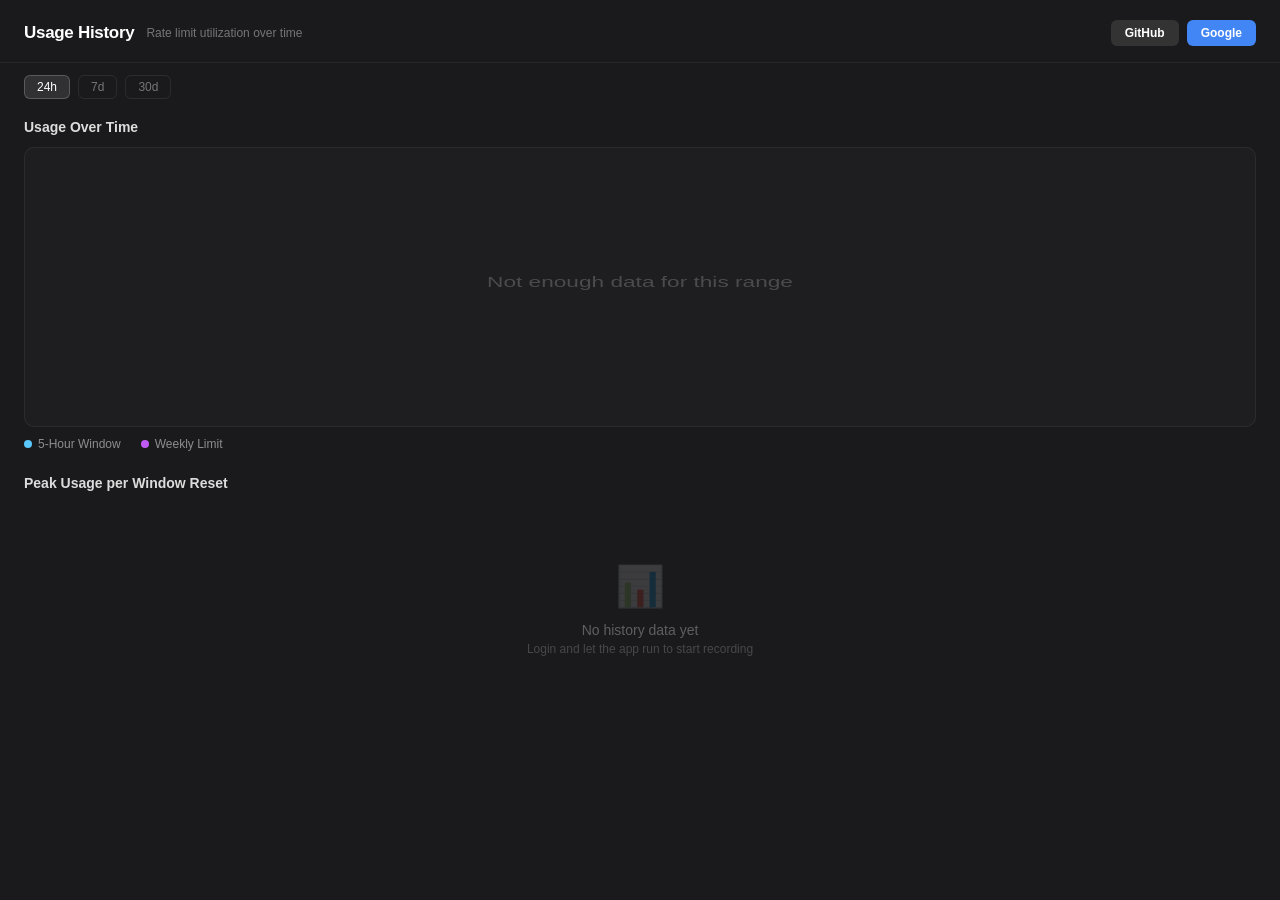
<file: src/dashboard.html>
<!DOCTYPE html>
<html>
<head>
<meta charset="utf-8">
<style>
  * { margin: 0; padding: 0; box-sizing: border-box; }

  body {
    font-family: -apple-system, BlinkMacSystemFont, "SF Pro Text", "Helvetica Neue", sans-serif;
    background: #1a1a1c;
    color: #fff;
    -webkit-user-select: none;
    user-select: none;
    overflow-x: hidden;
  }

  /* Header */
  .header {
    display: flex;
    align-items: center;
    justify-content: space-between;
    padding: 20px 24px 16px;
    border-bottom: 0.5px solid rgba(255,255,255,0.06);
  }

  .header-left {
    display: flex;
    align-items: center;
    gap: 12px;
  }

  .header-title {
    font-size: 17px;
    font-weight: 700;
    letter-spacing: -0.3px;
  }

  .header-sub {
    font-size: 12px;
    color: rgba(255,255,255,0.4);
  }

  /* Account section */
  .account {
    display: flex;
    align-items: center;
    gap: 10px;
  }

  .account-email {
    font-size: 12px;
    color: rgba(255,255,255,0.6);
  }

  .account-provider {
    font-size: 11px;
    color: rgba(255,255,255,0.3);
    background: rgba(255,255,255,0.06);
    padding: 2px 8px;
    border-radius: 4px;
  }

  .btn {
    font-size: 12px;
    font-weight: 600;
    font-family: inherit;
    border: none;
    border-radius: 6px;
    padding: 6px 14px;
    cursor: pointer;
    transition: background 0.15s, opacity 0.15s;
  }

  .btn:hover { opacity: 0.85; }
  .btn:active { opacity: 0.7; }

  .btn-github {
    background: #333;
    color: #fff;
  }

  .btn-google {
    background: #4285f4;
    color: #fff;
  }

  .btn-logout {
    background: rgba(255,255,255,0.08);
    color: rgba(255,255,255,0.5);
  }

  .login-buttons {
    display: flex;
    gap: 8px;
  }

  /* Time range selector */
  .controls {
    display: flex;
    align-items: center;
    gap: 8px;
    padding: 12px 24px;
  }

  .range-btn {
    font-size: 12px;
    font-weight: 500;
    font-family: inherit;
    color: rgba(255,255,255,0.4);
    background: none;
    border: 1px solid rgba(255,255,255,0.08);
    border-radius: 6px;
    padding: 4px 12px;
    cursor: pointer;
    transition: all 0.15s;
  }

  .range-btn.active {
    color: #fff;
    background: rgba(255,255,255,0.1);
    border-color: rgba(255,255,255,0.2);
  }

  .range-btn:hover:not(.active) {
    color: rgba(255,255,255,0.7);
    border-color: rgba(255,255,255,0.15);
  }

  /* Chart area */
  .chart-container {
    padding: 8px 24px 24px;
    position: relative;
  }

  .chart-title {
    font-size: 14px;
    font-weight: 600;
    margin-bottom: 12px;
    color: rgba(255,255,255,0.85);
  }

  .chart-wrapper {
    position: relative;
    height: 280px;
    background: rgba(255,255,255,0.02);
    border-radius: 10px;
    border: 0.5px solid rgba(255,255,255,0.06);
    overflow: hidden;
  }

  .chart-wrapper svg {
    width: 100%;
    height: 100%;
  }

  .chart-legend {
    display: flex;
    gap: 20px;
    padding: 10px 0 0;
  }

  .legend-item {
    display: flex;
    align-items: center;
    gap: 6px;
    font-size: 12px;
    color: rgba(255,255,255,0.5);
  }

  .legend-dot {
    width: 8px;
    height: 8px;
    border-radius: 50%;
  }

  /* Peak section */
  .peaks-section {
    padding: 0 24px 24px;
  }

  .peaks-title {
    font-size: 14px;
    font-weight: 600;
    margin-bottom: 12px;
    color: rgba(255,255,255,0.85);
  }

  .peaks-grid {
    display: grid;
    grid-template-columns: repeat(auto-fill, minmax(60px, 1fr));
    gap: 4px;
  }

  .peak-bar-container {
    display: flex;
    flex-direction: column;
    align-items: center;
    gap: 4px;
  }

  .peak-bar-track {
    width: 100%;
    height: 80px;
    background: rgba(255,255,255,0.04);
    border-radius: 4px;
    position: relative;
    overflow: hidden;
    display: flex;
    align-items: flex-end;
  }

  .peak-bar-fill {
    width: 100%;
    border-radius: 4px 4px 0 0;
    transition: height 0.3s;
  }

  .peak-bar-label {
    font-size: 10px;
    color: rgba(255,255,255,0.3);
  }

  .peak-bar-value {
    font-size: 11px;
    font-weight: 600;
    font-variant-numeric: tabular-nums;
  }

  /* Empty state */
  .empty-state {
    text-align: center;
    padding: 60px 24px;
    color: rgba(255,255,255,0.3);
  }

  .empty-icon {
    font-size: 40px;
    margin-bottom: 12px;
    opacity: 0.5;
  }

  .empty-text {
    font-size: 14px;
    margin-bottom: 4px;
  }

  .empty-sub {
    font-size: 12px;
    color: rgba(255,255,255,0.2);
  }

  /* Colors */
  .color-safe { color: #30D158; }
  .color-warning { color: #FF9F0A; }
  .color-danger { color: #FF453A; }
  .bg-safe { background: #30D158; }
  .bg-warning { background: #FF9F0A; }
  .bg-danger { background: #FF453A; }
</style>
</head>
<body>

<div class="header">
  <div class="header-left">
    <span class="header-title">Usage History</span>
    <span class="header-sub">Rate limit utilization over time</span>
  </div>
  <div class="account" id="account-section">
    <div class="login-buttons" id="login-buttons">
      <button class="btn btn-github" onclick="window.ipc.postMessage('login_github')">GitHub</button>
      <button class="btn btn-google" onclick="window.ipc.postMessage('login_google')">Google</button>
    </div>
    <div id="account-info" style="display:none">
      <span class="account-email" id="account-email"></span>
      <span class="account-provider" id="account-provider"></span>
      <button class="btn btn-logout" onclick="window.ipc.postMessage('logout')">Logout</button>
    </div>
  </div>
</div>

<div class="controls">
  <button class="range-btn active" onclick="setRange('24h')" id="range-24h">24h</button>
  <button class="range-btn" onclick="setRange('7d')" id="range-7d">7d</button>
  <button class="range-btn" onclick="setRange('30d')" id="range-30d">30d</button>
</div>

<div class="chart-container">
  <div class="chart-title">Usage Over Time</div>
  <div class="chart-wrapper" id="chart-wrapper">
    <svg id="chart-svg" viewBox="0 0 760 280" preserveAspectRatio="none"></svg>
  </div>
  <div class="chart-legend">
    <div class="legend-item">
      <div class="legend-dot" style="background:#5AC8FA"></div>
      <span>5-Hour Window</span>
    </div>
    <div class="legend-item">
      <div class="legend-dot" style="background:#BF5AF2"></div>
      <span>Weekly Limit</span>
    </div>
  </div>
</div>

<div class="peaks-section">
  <div class="peaks-title">Peak Usage per Window Reset</div>
  <div id="peaks-container">
    <div class="empty-state" id="peaks-empty">
      <div class="empty-icon">&#x1F4CA;</div>
      <div class="empty-text">No history data yet</div>
      <div class="empty-sub">Login and let the app run to start recording</div>
    </div>
    <div class="peaks-grid" id="peaks-grid" style="display:none"></div>
  </div>
</div>

<script>
var historyData = [];
var currentRange = '24h';

function setLoggedIn(email, provider) {
  document.getElementById('login-buttons').style.display = 'none';
  var info = document.getElementById('account-info');
  info.style.display = 'flex';
  info.style.gap = '10px';
  info.style.alignItems = 'center';
  document.getElementById('account-email').textContent = email;
  document.getElementById('account-provider').textContent = provider;
}

function setLoggedOut() {
  document.getElementById('login-buttons').style.display = 'flex';
  document.getElementById('account-info').style.display = 'none';
}

function loadHistory(data) {
  historyData = data || [];
  renderChart();
  renderPeaks();
}

function setRange(range) {
  currentRange = range;
  document.querySelectorAll('.range-btn').forEach(function(btn) {
    btn.classList.remove('active');
  });
  document.getElementById('range-' + range).classList.add('active');
  renderChart();
}

function statusColor(pct) {
  if (pct >= 90) return '#FF453A';
  if (pct >= 70) return '#FF9F0A';
  return '#30D158';
}

function filterByRange(data, range) {
  var now = new Date();
  var cutoff;
  switch (range) {
    case '24h': cutoff = new Date(now - 24 * 3600 * 1000); break;
    case '7d':  cutoff = new Date(now - 7 * 24 * 3600 * 1000); break;
    case '30d': cutoff = new Date(now - 30 * 24 * 3600 * 1000); break;
    default: cutoff = new Date(now - 24 * 3600 * 1000);
  }
  return data.filter(function(d) { return new Date(d.recorded_at) >= cutoff; });
}

function renderChart() {
  var svg = document.getElementById('chart-svg');
  var filtered = filterByRange(historyData, currentRange);

  if (filtered.length < 2) {
    svg.innerHTML = '<text x="380" y="140" text-anchor="middle" fill="rgba(255,255,255,0.2)" font-size="14" font-family="-apple-system,sans-serif">Not enough data for this range</text>';
    return;
  }

  var w = 760, h = 280;
  var padL = 40, padR = 10, padT = 10, padB = 30;
  var chartW = w - padL - padR;
  var chartH = h - padT - padB;

  var minTime = new Date(filtered[0].recorded_at).getTime();
  var maxTime = new Date(filtered[filtered.length - 1].recorded_at).getTime();
  var timeRange = maxTime - minTime || 1;

  function x(t) { return padL + ((t - minTime) / timeRange) * chartW; }
  function y(pct) { return padT + chartH - (pct / 100) * chartH; }

  var svgContent = '';

  // Zone backgrounds
  svgContent += '<rect x="' + padL + '" y="' + y(100) + '" width="' + chartW + '" height="' + (y(90) - y(100)) + '" fill="rgba(255,59,48,0.05)"/>';
  svgContent += '<rect x="' + padL + '" y="' + y(90) + '" width="' + chartW + '" height="' + (y(70) - y(90)) + '" fill="rgba(255,159,10,0.04)"/>';

  // Grid lines
  for (var p = 0; p <= 100; p += 25) {
    var yy = y(p);
    svgContent += '<line x1="' + padL + '" y1="' + yy + '" x2="' + (w - padR) + '" y2="' + yy + '" stroke="rgba(255,255,255,0.06)" stroke-width="0.5"/>';
    svgContent += '<text x="' + (padL - 6) + '" y="' + (yy + 4) + '" text-anchor="end" fill="rgba(255,255,255,0.25)" font-size="10" font-family="-apple-system,sans-serif">' + p + '%</text>';
  }

  // Threshold lines
  svgContent += '<line x1="' + padL + '" y1="' + y(70) + '" x2="' + (w - padR) + '" y2="' + y(70) + '" stroke="rgba(255,159,10,0.3)" stroke-width="0.5" stroke-dasharray="4,4"/>';
  svgContent += '<line x1="' + padL + '" y1="' + y(90) + '" x2="' + (w - padR) + '" y2="' + y(90) + '" stroke="rgba(255,59,48,0.3)" stroke-width="0.5" stroke-dasharray="4,4"/>';

  // 5h line
  var path5h = '';
  for (var i = 0; i < filtered.length; i++) {
    var t = new Date(filtered[i].recorded_at).getTime();
    var px = x(t);
    var py = y(filtered[i].five_hour_percent);
    path5h += (i === 0 ? 'M' : 'L') + px.toFixed(1) + ',' + py.toFixed(1);
  }
  svgContent += '<path d="' + path5h + '" fill="none" stroke="#5AC8FA" stroke-width="2" stroke-linejoin="round"/>';

  // 7d line
  var path7d = '';
  for (var i = 0; i < filtered.length; i++) {
    var t = new Date(filtered[i].recorded_at).getTime();
    var px = x(t);
    var py = y(filtered[i].seven_day_percent);
    path7d += (i === 0 ? 'M' : 'L') + px.toFixed(1) + ',' + py.toFixed(1);
  }
  svgContent += '<path d="' + path7d + '" fill="none" stroke="#BF5AF2" stroke-width="1.5" stroke-linejoin="round" stroke-dasharray="4,3"/>';

  // Time axis labels
  var labelCount = currentRange === '24h' ? 6 : currentRange === '7d' ? 7 : 10;
  for (var i = 0; i <= labelCount; i++) {
    var t = minTime + (timeRange / labelCount) * i;
    var d = new Date(t);
    var label;
    if (currentRange === '24h') {
      label = d.getHours() + ':' + String(d.getMinutes()).padStart(2, '0');
    } else {
      label = (d.getMonth() + 1) + '/' + d.getDate();
    }
    var lx = x(t);
    svgContent += '<text x="' + lx.toFixed(1) + '" y="' + (h - 6) + '" text-anchor="middle" fill="rgba(255,255,255,0.2)" font-size="10" font-family="-apple-system,sans-serif">' + label + '</text>';
  }

  svg.innerHTML = svgContent;
}

function renderPeaks() {
  var peaks = historyData.filter(function(d) { return d.snapshot_type === 'window_reset'; });
  var grid = document.getElementById('peaks-grid');
  var empty = document.getElementById('peaks-empty');

  if (peaks.length === 0) {
    empty.style.display = '';
    grid.style.display = 'none';
    return;
  }

  empty.style.display = 'none';
  grid.style.display = '';

  // Show last 30 peaks max
  var display = peaks.slice(-30);
  var html = '';

  for (var i = 0; i < display.length; i++) {
    var p = display[i];
    var pct = p.five_hour_percent;
    var color = statusColor(pct);
    var d = new Date(p.recorded_at);
    var label = (d.getMonth() + 1) + '/' + d.getDate();

    html += '<div class="peak-bar-container">';
    html += '<div class="peak-bar-value" style="color:' + color + '">' + pct + '%</div>';
    html += '<div class="peak-bar-track"><div class="peak-bar-fill" style="height:' + Math.max(pct, 2) + '%;background:' + color + '"></div></div>';
    html += '<div class="peak-bar-label">' + label + '</div>';
    html += '</div>';
  }

  grid.innerHTML = html;
}

// Initial render
renderChart();
renderPeaks();
</script>
</body>
</html>
</file>
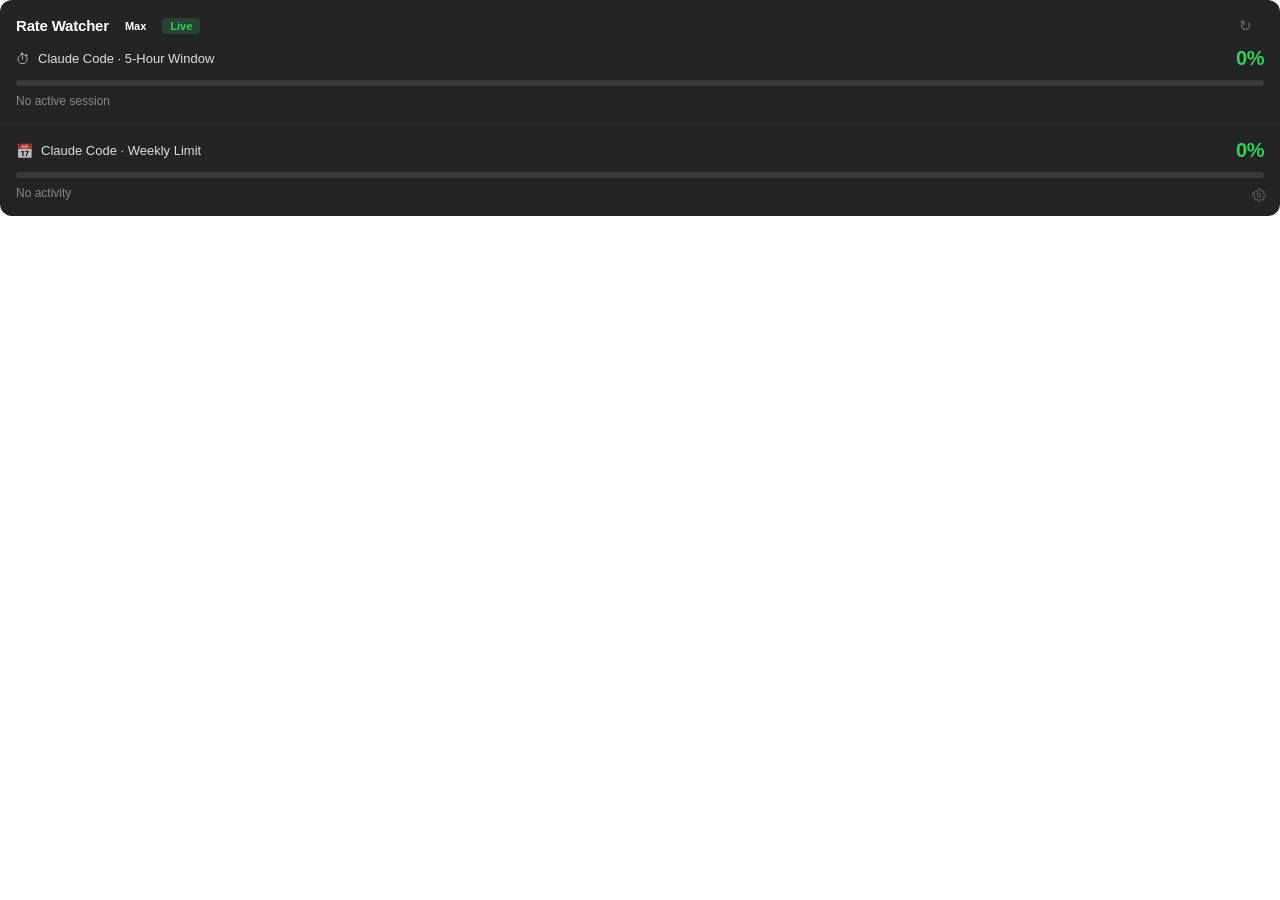
<file: src/popover.html>
<!DOCTYPE html>
<html>
<head>
<meta charset="utf-8">
<style>
  * { margin: 0; padding: 0; box-sizing: border-box; }

  body {
    font-family: -apple-system, BlinkMacSystemFont, "SF Pro Text", "Helvetica Neue", sans-serif;
    background: transparent;
    color: #fff;
    -webkit-user-select: none;
    user-select: none;
  }

  .popover {
    position: relative;
    overflow: visible;
    background: #242426;
    border: none;
    outline: none;
    border-radius: 12px;
  }

  /* Header */
  .header {
    padding: 16px 16px 12px;
    display: flex;
    align-items: center;
    gap: 8px;
  }

  .header-title {
    font-size: 15px;
    font-weight: 600;
    letter-spacing: -0.2px;
  }

  .badge {
    font-size: 11px;
    font-weight: 600;
    padding: 2px 8px;
    border-radius: 4px;
  }

  .badge.live {
    background: rgba(48, 209, 88, 0.18);
    color: #30D158;
  }

  .badge.connecting {
    background: rgba(255, 159, 10, 0.18);
    color: #FF9F0A;
  }

  .menu-source {
    display: none;
    margin: 0 16px 14px;
    padding: 8px 10px;
    border-radius: 6px;
    background: rgba(255, 255, 255, 0.05);
    align-items: center;
    justify-content: space-between;
    gap: 10px;
  }

  .menu-source-label {
    font-size: 11px;
    font-weight: 600;
    color: rgba(255, 255, 255, 0.45);
    white-space: nowrap;
  }

  .menu-source-value {
    min-width: 0;
    font-size: 12px;
    font-weight: 700;
    color: rgba(255, 255, 255, 0.86);
    overflow: hidden;
    text-overflow: ellipsis;
    white-space: nowrap;
    text-align: right;
  }

  .menu-source-value.safe { color: #30D158; }
  .menu-source-value.warning { color: #FF9F0A; }
  .menu-source-value.danger { color: #FF453A; }

  /* Auth Required */
  .auth-required {
    display: none;
    padding: 32px 24px;
    text-align: center;
  }

  .auth-required.visible {
    display: block;
  }

  .auth-icon {
    font-size: 36px;
    margin-bottom: 12px;
    opacity: 0.8;
  }

  .auth-title {
    font-size: 15px;
    font-weight: 600;
    margin-bottom: 6px;
    color: rgba(255, 255, 255, 0.9);
  }

  .auth-desc {
    font-size: 12.5px;
    color: rgba(255, 255, 255, 0.45);
    line-height: 1.5;
    margin-bottom: 20px;
  }

  .auth-btn {
    display: inline-block;
    font-size: 13px;
    font-weight: 600;
    font-family: inherit;
    color: #fff;
    background: #5856D6;
    border: none;
    border-radius: 8px;
    padding: 10px 28px;
    cursor: pointer;
    transition: background 0.15s;
  }

  .auth-btn:hover {
    background: #6D6BEA;
  }

  .auth-btn:active {
    background: #4A48C4;
  }

  .auth-btn:disabled {
    opacity: 0.5;
    cursor: default;
  }

  .auth-error {
    font-size: 12px;
    color: #FF453A;
    margin-top: 12px;
    line-height: 1.4;
    display: none;
  }

  .auth-error.visible {
    display: block;
  }

  /* Connecting state */
  .connecting-state {
    display: none;
    padding: 16px 24px;
    text-align: center;
  }

  .connecting-state.visible {
    display: block;
  }

  .connecting-spinner {
    font-size: 20px;
    margin-bottom: 8px;
    animation: pulse 1.5s ease-in-out infinite;
  }

  @keyframes pulse {
    0%, 100% { opacity: 0.4; }
    50% { opacity: 1; }
  }

  .connecting-text {
    font-size: 13px;
    color: rgba(255, 255, 255, 0.45);
  }

  .error-message {
    font-size: 12px;
    color: #FF453A;
    margin-top: 8px;
  }

  .error-message.soft {
    color: rgba(255, 255, 255, 0.45);
  }

  .relogin-btn {
    margin-top: 14px;
    padding: 8px 24px;
    font-size: 12.5px;
  }

  .relogin-hint {
    font-size: 11px;
    color: rgba(255, 255, 255, 0.45);
    margin-top: 8px;
    line-height: 1.4;
  }

  .relogin-hint code {
    font-family: 'SF Mono', 'Menlo', monospace;
    font-size: 10.5px;
    color: #A5A4F3;
    background: rgba(88, 86, 214, 0.15);
    border-radius: 3px;
    padding: 1px 5px;
  }

  .error-detail-toggle {
    font-size: 11px;
    color: rgba(255, 255, 255, 0.3);
    cursor: pointer;
    margin-top: 6px;
    background: none;
    border: none;
    font-family: inherit;
    padding: 0;
    transition: color 0.15s;
  }

  .error-detail-toggle:hover {
    color: rgba(255, 255, 255, 0.6);
  }

  .error-details {
    display: none;
    margin-top: 8px;
    padding: 8px 12px;
    background: rgba(255, 255, 255, 0.04);
    border-radius: 6px;
    font-size: 11px;
    color: rgba(255, 255, 255, 0.35);
    text-align: left;
    word-break: break-all;
    line-height: 1.5;
  }

  .error-details.visible {
    display: block;
  }

  /* Section */
  .usage-content {}

  .section {
    padding: 0 16px 16px;
  }

  .section + .section {
    border-top: 0.5px solid rgba(255, 255, 255, 0.06);
    padding-top: 14px;
  }

  .section-header {
    display: flex;
    align-items: center;
    margin-bottom: 10px;
  }

  .section-icon {
    font-size: 14px;
    margin-right: 8px;
    opacity: 0.7;
  }

  .section-label {
    font-size: 13px;
    font-weight: 500;
    color: rgba(255, 255, 255, 0.85);
    flex: 1;
  }

  .section-value {
    font-size: 20px;
    font-weight: 700;
    font-variant-numeric: tabular-nums;
    letter-spacing: -0.5px;
  }

  .section-value.safe { color: #30D158; }
  .section-value.warning { color: #FF9F0A; }
  .section-value.danger { color: #FF453A; }

  /* Progress bar */
  .progress-track {
    height: 6px;
    background: rgba(255, 255, 255, 0.1);
    border-radius: 3px;
    overflow: hidden;
    margin-bottom: 8px;
  }

  .progress-fill {
    height: 100%;
    border-radius: 3px;
    transition: width 0.4s ease, background-color 0.4s ease;
    min-width: 0;
  }

  .progress-fill.safe { background: #30D158; }
  .progress-fill.warning { background: #FF9F0A; }
  .progress-fill.danger { background: #FF453A; }

  .reset-text {
    font-size: 12px;
    color: rgba(255, 255, 255, 0.45);
  }

  .sub-stats {
    display: flex;
    justify-content: space-between;
  }

  /* Token details */
  .section-header.collapsible {
    cursor: pointer;
    transition: opacity 0.15s;
  }

  .section-header.collapsible:hover {
    opacity: 0.8;
  }

  .section-header .chevron {
    font-size: 10px;
    color: rgba(255, 255, 255, 0.3);
    transition: transform 0.2s ease;
    margin-left: 4px;
  }

  .section-header .chevron.expanded {
    transform: rotate(90deg);
  }

  .detail-rows {
    overflow: hidden;
    max-height: 0;
    transition: max-height 0.25s ease;
  }

  .detail-rows.expanded {
    max-height: 200px;
  }

  .detail-row {
    display: flex;
    justify-content: space-between;
    padding: 5px 0;
    font-size: 12.5px;
  }

  .detail-label {
    color: rgba(255, 255, 255, 0.55);
  }

  .detail-value {
    color: rgba(255, 255, 255, 0.85);
    font-weight: 500;
    font-variant-numeric: tabular-nums;
  }

  .detail-row.total {
    border-top: 0.5px solid rgba(255, 255, 255, 0.06);
    margin-top: 4px;
    padding-top: 8px;
  }

  .detail-row.total .detail-label,
  .detail-row.total .detail-value {
    color: #fff;
    font-weight: 600;
  }

  /* Settings gear */
  .settings-wrap {
    position: absolute;
    bottom: 12px;
    right: 12px;
    z-index: 50;
    /* no shadow — causes transparent frame artifacts on WebView */
  }

  .settings-btn {
    background: none;
    border: none;
    cursor: pointer;
    opacity: 0.25;
    transition: opacity 0.15s;
    padding: 2px;
    line-height: 1;
    display: flex;
    align-items: center;
  }

  .settings-btn:hover {
    opacity: 0.6;
  }

  .settings-btn svg {
    width: 14px;
    height: 14px;
  }

  .settings-menu {
    display: none;
    position: absolute;
    top: 100%;
    right: 0;
    margin-top: 4px;
    background: #323234;
    border: none;
    outline: none;
    border-radius: 0;
    min-width: 170px;
    padding: 4px 0;
    z-index: 100;
    -webkit-mask-image: -webkit-radial-gradient(white, black);
    clip-path: inset(0 round 8px);
    box-shadow: none;
  }

  .settings-menu.open {
    display: block;
  }

  .settings-item {
    display: flex;
    align-items: center;
    justify-content: space-between;
    padding: 7px 12px;
    font-size: 12px;
    color: rgba(255, 255, 255, 0.75);
    cursor: pointer;
    background: none;
    border: none;
    font-family: inherit;
    width: 100%;
    text-align: left;
    transition: background 0.1s;
  }

  .settings-item:hover {
    background: rgba(255, 255, 255, 0.08);
  }

  .settings-sep {
    height: 0.5px;
    background: rgba(255, 255, 255, 0.08);
    margin: 4px 0;
  }

  .settings-check {
    font-size: 13px;
    opacity: 0;
    transition: opacity 0.15s;
  }

  .settings-check.on {
    opacity: 1;
  }

  .settings-item.link {
    color: rgba(100, 160, 255, 0.85);
  }

  .settings-item.link:hover {
    color: rgba(120, 180, 255, 1);
    text-decoration: underline;
  }

  .external-icon {
    font-size: 11px;
    opacity: 0.7;
  }

  .settings-item.danger {
    color: rgba(255, 69, 58, 0.85);
  }

  /* Update banner */
  /* Refresh button */
  .refresh-btn {
    background: none;
    border: none;
    color: rgba(255, 255, 255, 0.3);
    font-size: 15px;
    cursor: pointer;
    padding: 2px 4px;
    line-height: 1;
    transition: color 0.15s, opacity 0.15s;
    font-family: -apple-system, BlinkMacSystemFont, sans-serif;
  }

  .refresh-btn:hover {
    color: rgba(255, 255, 255, 0.7);
  }

  .refresh-btn:active {
    color: #fff;
  }

  .refresh-btn.cooldown {
    opacity: 0.25;
    cursor: default;
  }

  .refresh-btn.spinning {
    animation: spin 0.6s linear;
  }

  @keyframes spin {
    from { transform: rotate(0deg); }
    to { transform: rotate(360deg); }
  }

  .version-label {
    font-size: 11px;
    color: rgba(255, 255, 255, 0.25);
    font-variant-numeric: tabular-nums;
  }

  .update-banner {
    display: none;
    padding: 10px 16px;
    background: rgba(88, 86, 214, 0.15);
    border-bottom: 0.5px solid rgba(88, 86, 214, 0.3);
    cursor: pointer;
    transition: background 0.15s;
  }

  .update-banner.visible {
    display: flex;
    align-items: center;
    gap: 8px;
  }

  .update-banner:hover {
    background: rgba(88, 86, 214, 0.25);
  }

  .update-banner-text {
    font-size: 12.5px;
    color: #A5A4F3;
    flex: 1;
  }

  .update-banner-action {
    font-size: 12px;
    font-weight: 600;
    color: #5856D6;
    background: none;
    border: none;
    font-family: inherit;
    cursor: pointer;
    padding: 2px 8px;
    border-radius: 4px;
    transition: background 0.15s;
  }

  .update-banner-action:hover {
    background: rgba(88, 86, 214, 0.2);
  }

</style>
</head>
<body>
  <div class="popover">
    <div class="header">
      <span class="header-title">Rate Watcher</span>
      <span class="badge" id="plan-badge">Max</span>
      <span class="badge live" id="source-badge">Live</span>
      <span style="flex:1"></span>
      <button class="refresh-btn" id="refresh-btn" onclick="manualRefresh()" title="Refresh">&#x21BB;</button>
      <span class="version-label" id="version-label"></span>
    </div>

    <!-- Update banner -->
    <div class="update-banner" id="update-banner" onclick="applyUpdate()">
      <span class="update-banner-text" id="update-text">Update available</span>
      <button class="update-banner-action" id="update-btn">Update</button>
    </div>

    <!-- Auth required state -->
    <div class="auth-required" id="auth-section">
      <div class="auth-icon">&#x1F511;</div>
      <div class="auth-title">Login Required</div>
      <div class="auth-desc">
        Claude Code login is needed to fetch<br>
        your rate limit data.
      </div>
      <button class="auth-btn" id="auth-login-btn" onclick="startAuthLogin()">
        Login with Claude Code
      </button>
      <div class="auth-error" id="auth-error"></div>
    </div>

    <!-- Connecting state -->
    <div class="connecting-state" id="connecting-section">
      <div class="connecting-spinner">&#x1F4E1;</div>
      <div class="connecting-text">Connecting to API...</div>
      <div class="error-message" id="error-message"></div>
      <button class="auth-btn relogin-btn" id="relogin-btn" style="display:none" onclick="startRelogin()">Re-login</button>
      <div class="relogin-hint" id="relogin-hint" style="display:none">or run <code>claude auth login</code> in terminal</div>
      <button class="error-detail-toggle" id="error-toggle" onclick="toggleErrorDetails()" style="display:none">Show details</button>
      <div class="error-details" id="error-details"></div>
    </div>

    <!-- Normal usage content -->
    <div class="usage-content" id="usage-section">
      <div class="menu-source" id="menu-source">
        <span class="menu-source-label">Menu bar</span>
        <span class="menu-source-value safe" id="menu-source-value">No data</span>
      </div>

      <div id="claude-block">
        <div class="section">
          <div class="section-header">
            <span class="section-icon">&#x23F1;</span>
            <span class="section-label">Claude Code · 5-Hour Window</span>
            <span class="section-value safe" id="pct-value">0%</span>
          </div>
          <div class="progress-track">
            <div class="progress-fill safe" id="progress-bar" style="width: 0%"></div>
          </div>
          <div class="reset-text" id="reset-text">No active session</div>
        </div>

        <div class="section">
          <div class="section-header">
            <span class="section-icon">&#x1F4C5;</span>
            <span class="section-label">Claude Code · Weekly Limit</span>
            <span class="section-value safe" id="weekly-pct-value">0%</span>
          </div>
          <div class="progress-track">
            <div class="progress-fill safe" id="weekly-progress-bar" style="width: 0%"></div>
          </div>
          <div class="sub-stats">
            <span class="reset-text" id="weekly-reset-text">No activity</span>
            <span class="reset-text" id="weekly-tokens-text"></span>
          </div>
        </div>
      </div>

      <div id="codex-block" style="display:none">
        <div class="section">
          <div class="section-header">
            <span class="section-icon">&#x23F1;</span>
            <span class="section-label">Codex · 5-Hour Window</span>
            <span class="section-value safe" id="codex-pct-value">0%</span>
          </div>
          <div class="progress-track">
            <div class="progress-fill safe" id="codex-progress-bar" style="width: 0%"></div>
          </div>
          <div class="reset-text" id="codex-reset-text">No active session</div>
        </div>

        <div class="section">
          <div class="section-header">
            <span class="section-icon">&#x1F4C5;</span>
            <span class="section-label">Codex · Weekly Limit</span>
            <span class="section-value safe" id="codex-weekly-pct-value">0%</span>
          </div>
          <div class="progress-track">
            <div class="progress-fill safe" id="codex-weekly-progress-bar" style="width: 0%"></div>
          </div>
          <div class="sub-stats">
            <span class="reset-text" id="codex-weekly-reset-text">No activity</span>
            <span class="reset-text" id="codex-weekly-tokens-text"></span>
          </div>
        </div>
      </div>

    </div>

    <!-- Settings gear (bottom-right) -->
    <div class="settings-wrap">
      <button class="settings-btn">
        <svg viewBox="0 0 24 24" fill="none" stroke="rgba(255,255,255,0.85)" stroke-width="2" stroke-linecap="round" stroke-linejoin="round">
          <circle cx="12" cy="12" r="3"/><path d="M19.4 15a1.65 1.65 0 00.33 1.82l.06.06a2 2 0 010 2.83 2 2 0 01-2.83 0l-.06-.06a1.65 1.65 0 00-1.82-.33 1.65 1.65 0 00-1 1.51V21a2 2 0 01-4 0v-.09A1.65 1.65 0 009 19.4a1.65 1.65 0 00-1.82.33l-.06.06a2 2 0 01-2.83 0 2 2 0 010-2.83l.06-.06A1.65 1.65 0 004.68 15 1.65 1.65 0 003 14.08V14a2 2 0 010-4v.09c.04-.9-.6-1.7-1.51-1.82A1.65 1.65 0 004.6 9l-.06-.06a2 2 0 010-2.83 2 2 0 012.83 0l.06.06c.5.5 1.2.7 1.82.33H9c.77-.36 1.27-1.12 1.24-1.95V3a2 2 0 014 0v.09c-.03.83.47 1.59 1.24 1.95.62.37 1.32.17 1.82-.33l.06-.06a2 2 0 012.83 0 2 2 0 010 2.83l-.06.06c-.5.5-.7 1.2-.33 1.82V9c.36.77 1.12 1.27 1.95 1.24H21a2 2 0 010 4h-.09"/>
        </svg>
      </button>
      <div class="settings-menu">
        <button class="settings-item link" onclick="window.ipc.postMessage('open_usage')">View Usage Dashboard <span class="external-icon">&#x2197;</span></button>
        <button class="settings-item" id="check-update-item" onclick="checkForUpdates()">Check for Updates</button>
        <div class="settings-sep"></div>
        <button class="settings-item" id="autolaunch-item" onclick="toggleAutoLaunch()">
          <span>Launch at Login</span>
          <span class="settings-check" id="autolaunch-check">&#x2713;</span>
        </button>
        <div class="settings-sep"></div>
        <button class="settings-item danger" onclick="window.ipc.postMessage('quit')">Quit</button>
      </div>
    </div>

  </div>

<script>
function formatTokens(n) {
  if (n >= 1000000) return (n / 1000000).toFixed(1) + 'M';
  if (n >= 1000) return (n / 1000).toFixed(1) + 'K';
  return String(n);
}

function statusClass(pct) {
  if (pct >= 90) return 'danger';
  if (pct >= 70) return 'warning';
  return 'safe';
}

function hasRateData(d) {
  return !!d && (d.five_hour_percent != null || d.seven_day_percent != null);
}

function renderRateData(prefix, d) {
  var h5pct = (d.five_hour_percent != null) ? d.five_hour_percent : 0;
  var w7pct = (d.seven_day_percent != null) ? d.seven_day_percent : 0;

  var cls = statusClass(h5pct);
  var pctEl = document.getElementById(prefix + 'pct-value');
  pctEl.textContent = h5pct + '%';
  pctEl.className = 'section-value ' + cls;

  var bar = document.getElementById(prefix + 'progress-bar');
  bar.style.width = Math.min(h5pct, 100) + '%';
  bar.className = 'progress-fill ' + cls;

  var resetText = 'No active session';
  if (d.five_hour_resets_at) {
    resetText = formatResetTime(d.five_hour_resets_at);
  }
  document.getElementById(prefix + 'reset-text').textContent = resetText;

  var wCls = statusClass(w7pct);
  var wPctEl = document.getElementById(prefix + 'weekly-pct-value');
  wPctEl.textContent = w7pct + '%';
  wPctEl.className = 'section-value ' + wCls;

  var wBar = document.getElementById(prefix + 'weekly-progress-bar');
  wBar.style.width = Math.min(w7pct, 100) + '%';
  wBar.className = 'progress-fill ' + wCls;

  var weeklyResetText = 'No activity';
  if (d.seven_day_resets_at) {
    weeklyResetText = formatResetTime(d.seven_day_resets_at);
  }
  document.getElementById(prefix + 'weekly-reset-text').textContent = weeklyResetText;
  document.getElementById(prefix + 'weekly-tokens-text').textContent = '';
}

function updateData(payload) {
  var d = payload.claude || payload;
  var codex = payload.codex || null;
  var hasClaude = hasRateData(d) && !d.auth_missing;
  var hasCodex = hasRateData(codex);

  var authSection = document.getElementById('auth-section');
  var connectingSection = document.getElementById('connecting-section');
  var usageSection = document.getElementById('usage-section');
  var srcBadge = document.getElementById('source-badge');
  var planBadge = document.getElementById('plan-badge');
  var menuSource = document.getElementById('menu-source');
  var menuSourceValue = document.getElementById('menu-source-value');
  var claudeBlock = document.getElementById('claude-block');
  var codexBlock = document.getElementById('codex-block');

  // State 1: Auth missing → show login prompt
  if (d.auth_missing && !hasCodex) {
    authSection.className = 'auth-required visible';
    connectingSection.className = 'connecting-state';
    usageSection.style.display = 'none';
    srcBadge.style.display = 'none';
    menuSource.style.display = 'none';
    // Reset login button state
    var loginBtn = document.getElementById('auth-login-btn');
    loginBtn.disabled = false;
    loginBtn.textContent = 'Login with Claude Code';
    requestAnimationFrame(function() {
      var h = document.querySelector('.popover').scrollHeight;
      window.ipc.postMessage('resize:' + h);
    });
    return;
  }

  // State 2: Not live — but may have cached data from last success
  if (!d.is_live) {
    if (!hasClaude && !hasCodex) {
      // No cached data at all → show connecting spinner
      authSection.className = 'auth-required';
      connectingSection.className = 'connecting-state visible';
      usageSection.style.display = 'none';
      menuSource.style.display = 'none';
      srcBadge.textContent = '...';
      srcBadge.className = 'badge connecting';
      srcBadge.style.display = '';

      var errMsg = document.getElementById('error-message');
      var errToggle = document.getElementById('error-toggle');
      var errDetails = document.getElementById('error-details');
      if (d.error_message) {
        var isRateLimit = d.error_message.indexOf('429') !== -1 || d.error_message.indexOf('Rate limit') !== -1;
        if (isRateLimit) {
          document.querySelector('.connecting-spinner').textContent = '\u23F3';
          document.querySelector('.connecting-text').textContent = 'Waiting for API...';
          if (d.retry_at) {
            startRetryCountdown(d.retry_at, errMsg);
          } else {
            errMsg.textContent = 'Auto-recovers in a few minutes';
          }
          errMsg.className = 'error-message soft';
          // Show re-login button + hint when suggest_relogin is set
          var reloginBtn = document.getElementById('relogin-btn');
          var reloginHint = document.getElementById('relogin-hint');
          if (d.suggest_relogin) {
            reloginBtn.style.display = '';
            reloginHint.style.display = '';
          } else {
            reloginBtn.style.display = 'none';
            reloginHint.style.display = 'none';
          }
        } else {
          document.querySelector('.connecting-spinner').textContent = '\uD83D\uDCE1';
          document.querySelector('.connecting-text').textContent = 'Connecting to API...';
          errMsg.textContent = d.error_message;
          errMsg.className = 'error-message';
          document.getElementById('relogin-btn').style.display = 'none';
          document.getElementById('relogin-hint').style.display = 'none';
        }
        errMsg.style.display = '';
        if (d.error_detail || d.retry_count > 0) {
          errToggle.style.display = '';
          var detailText = '';
          if (d.error_detail) detailText += d.error_detail;
          if (d.retry_count > 0) detailText += (detailText ? '\n' : '') + 'Retries: ' + d.retry_count;
          errDetails.textContent = detailText;
        } else {
          errToggle.style.display = 'none';
          errDetails.className = 'error-details';
        }
      } else {
        errMsg.textContent = '';
        errMsg.style.display = 'none';
        errToggle.style.display = 'none';
        errDetails.className = 'error-details';
        document.getElementById('relogin-btn').style.display = 'none';
        document.getElementById('relogin-hint').style.display = 'none';
      }
      // Resize popover to fit content
      requestAnimationFrame(function() {
        var h = document.querySelector('.popover').scrollHeight;
        window.ipc.postMessage('resize:' + h);
      });
      return;
    }
    // Has cached data → show it with "Retrying" badge, fall through to rendering
    srcBadge.textContent = hasCodex ? 'Codex' : 'Retrying';
    srcBadge.className = 'badge connecting';
    srcBadge.title = d.error_message ? d.error_message + ' — auto-recovers shortly' : '';
    srcBadge.style.display = '';
  }

  // State 3: Live or stale-with-cached data
  authSection.className = 'auth-required';
  connectingSection.className = 'connecting-state';
  usageSection.style.display = '';
  claudeBlock.style.display = hasClaude ? '' : 'none';
  codexBlock.style.display = hasCodex ? '' : 'none';

  if (hasClaude) {
    renderRateData('', d);
  }
  if (hasCodex) {
    renderRateData('codex-', codex);
  }

  if (payload.menu_bar && payload.menu_bar.source !== 'none') {
    var menuPct = payload.menu_bar.percent || 0;
    menuSource.style.display = 'flex';
    menuSourceValue.textContent = payload.menu_bar.label + ' ' + menuPct + '%';
    menuSourceValue.className = 'menu-source-value ' + statusClass(menuPct);
  } else {
    menuSource.style.display = 'none';
  }

  if (d.is_live && hasCodex) {
    srcBadge.textContent = 'Live+Codex';
    srcBadge.className = 'badge live';
  } else if (d.is_live) {
    srcBadge.textContent = 'Live';
    srcBadge.className = 'badge live';
  } else if (hasCodex) {
    srcBadge.textContent = codex.is_live ? 'Codex' : 'Codex cached';
    srcBadge.className = codex.is_live ? 'badge live' : 'badge connecting';
  } else {
    srcBadge.textContent = 'Retrying';
    srcBadge.className = 'badge connecting';
  }
  srcBadge.style.display = '';

  var planLabels = [];
  if (hasClaude) planLabels.push('Max');
  if (hasCodex && codex.plan_label) planLabels.push(codex.plan_label);
  if (planLabels.length === 0) {
    planBadge.textContent = 'Max';
  } else {
    planBadge.textContent = planLabels.join('/');
  }

  // Resize popover to fit content
  requestAnimationFrame(function() {
    var h = document.querySelector('.popover').scrollHeight;
    window.ipc.postMessage('resize:' + h);
  });
}

function setVersion(v) {
  document.getElementById('version-label').textContent = 'v' + v;
}

function showUpdateBanner(version) {
  var banner = document.getElementById('update-banner');
  document.getElementById('update-text').textContent = 'Update available: v' + version;
  banner.className = 'update-banner visible';
  // Reset check button state
  var item = document.getElementById('check-update-item');
  item.textContent = 'Check for Updates';
  item.style.opacity = '';
  item.style.pointerEvents = '';
}

function setAutoLaunch(enabled) {
  var check = document.getElementById('autolaunch-check');
  check.className = enabled ? 'settings-check on' : 'settings-check';
}

// Hover-based settings menu with window resize
(function() {
  var wrap = document.querySelector('.settings-wrap');
  var menu = document.querySelector('.settings-menu');
  var hideTimer = null;

  var popoverEl = document.querySelector('.popover');

  wrap.addEventListener('mouseenter', function() {
    if (hideTimer) { clearTimeout(hideTimer); hideTimer = null; }
    menu.classList.add('open');
    // Remove bottom border-radius so no transparent gap shows
    popoverEl.style.borderBottomLeftRadius = '0';
    popoverEl.style.borderBottomRightRadius = '0';
    // Expand window to fit menu below
    requestAnimationFrame(function() {
      var menuRect = menu.getBoundingClientRect();
      var needed = menuRect.bottom + 8;
      window.ipc.postMessage('resize:' + needed);
    });
  });

  wrap.addEventListener('mouseleave', function() {
    hideTimer = setTimeout(function() {
      // Shrink window FIRST, then hide menu after window has resized
      var btn = document.querySelector('.settings-wrap .settings-btn');
      var h = btn ? btn.getBoundingClientRect().bottom + 12 : popoverEl.scrollHeight;
      window.ipc.postMessage('resize:' + h);
      // Restore border-radius and hide menu after window shrinks
      setTimeout(function() {
        menu.classList.remove('open');
        popoverEl.style.borderBottomLeftRadius = '';
        popoverEl.style.borderBottomRightRadius = '';
      }, 50);
    }, 200);
  });
})();

function checkForUpdates() {
  var item = document.getElementById('check-update-item');
  item.textContent = 'Checking...';
  item.style.opacity = '0.5';
  item.style.pointerEvents = 'none';
  window.ipc.postMessage('check_update');
}

function showUpToDate() {
  var item = document.getElementById('check-update-item');
  item.textContent = 'Up to date \u2713';
  item.style.opacity = '1';
  setTimeout(function() {
    item.textContent = 'Check for Updates';
    item.style.opacity = '';
    item.style.pointerEvents = '';
  }, 3000);
}

function toggleAutoLaunch() {
  var check = document.getElementById('autolaunch-check');
  var isOn = check.classList.contains('on');
  check.className = isOn ? 'settings-check' : 'settings-check on';
  window.ipc.postMessage('toggle_launch_at_login');
}

function toggleTokenDetails() {
  var details = document.getElementById('token-details');
  var chevron = document.getElementById('token-chevron');
  if (details.classList.contains('expanded')) {
    details.className = 'detail-rows';
    chevron.className = 'chevron';
  } else {
    details.className = 'detail-rows expanded';
    chevron.className = 'chevron expanded';
  }
}

function applyUpdate() {
  var btn = document.getElementById('update-btn');
  var text = document.getElementById('update-text');
  btn.textContent = 'Updating...';
  btn.style.opacity = '0.6';
  btn.style.pointerEvents = 'none';
  text.textContent = 'Downloading and installing...';
  window.ipc.postMessage('apply_update');
}

function startAuthLogin() {
  var btn = document.getElementById('auth-login-btn');
  var errEl = document.getElementById('auth-error');
  btn.disabled = true;
  btn.textContent = 'Opening browser...';
  errEl.className = 'auth-error';
  errEl.textContent = '';
  window.ipc.postMessage('auth_login');
}

function showAuthError(msg) {
  var btn = document.getElementById('auth-login-btn');
  var errEl = document.getElementById('auth-error');
  btn.disabled = false;
  btn.textContent = 'Login with Claude Code';
  errEl.textContent = msg;
  errEl.className = 'auth-error visible';
  requestAnimationFrame(function() {
    var h = document.querySelector('.popover').scrollHeight;
    window.ipc.postMessage('resize:' + h);
  });
}

function startRelogin() {
  var btn = document.getElementById('relogin-btn');
  btn.disabled = true;
  btn.textContent = 'Opening browser...';
  window.ipc.postMessage('auth_login');
  // Re-enable after a few seconds in case it fails
  setTimeout(function() {
    btn.disabled = false;
    btn.textContent = 'Re-login';
  }, 5000);
}

function toggleErrorDetails() {
  var details = document.getElementById('error-details');
  var toggle = document.getElementById('error-toggle');
  if (details.classList.contains('visible')) {
    details.className = 'error-details';
    toggle.textContent = 'Show details';
  } else {
    details.className = 'error-details visible';
    toggle.textContent = 'Hide details';
  }
}

var _retryTimer = null;
function startRetryCountdown(isoStr, el) {
  if (_retryTimer) clearInterval(_retryTimer);
  function update() {
    var diff = new Date(isoStr) - new Date();
    if (diff <= 0) {
      el.textContent = 'Retrying now...';
      clearInterval(_retryTimer);
      _retryTimer = null;
      return;
    }
    var m = Math.floor(diff / 60000);
    var s = Math.floor((diff % 60000) / 1000);
    el.textContent = 'Retrying in ' + m + ':' + String(s).padStart(2, '0');
  }
  update();
  _retryTimer = setInterval(update, 1000);
}

var _refreshCooldownTimer = null;

function manualRefresh() {
  var btn = document.getElementById('refresh-btn');
  btn.classList.add('spinning');
  setTimeout(function() { btn.classList.remove('spinning'); }, 600);
  window.ipc.postMessage('manual_refresh');
}

function setRefreshResult(success, cooldownSecs) {
  var btn = document.getElementById('refresh-btn');
  if (success) {
    btn.title = 'Refresh';
    btn.classList.remove('cooldown');
    // Start cooldown display after successful refresh
    startRefreshCooldown(30);
  } else {
    startRefreshCooldown(cooldownSecs || 0);
  }
}

function startRefreshCooldown(secs) {
  var btn = document.getElementById('refresh-btn');
  if (_refreshCooldownTimer) clearInterval(_refreshCooldownTimer);
  if (secs <= 0) {
    btn.title = 'Refresh';
    btn.classList.remove('cooldown');
    return;
  }
  btn.classList.add('cooldown');
  var remaining = secs;
  function tick() {
    if (remaining <= 0) {
      btn.title = 'Refresh';
      btn.classList.remove('cooldown');
      clearInterval(_refreshCooldownTimer);
      _refreshCooldownTimer = null;
      return;
    }
    btn.title = 'Refresh (' + remaining + 's)';
    remaining--;
  }
  tick();
  _refreshCooldownTimer = setInterval(tick, 1000);
}

function formatResetTime(isoStr) {
  try {
    var reset = new Date(isoStr);
    var now = new Date();
    var diffMs = reset - now;
    if (diffMs <= 0) return 'Window clear';
    var totalMin = Math.floor(diffMs / 60000);
    var h = Math.floor(totalMin / 60);
    var m = totalMin % 60;
    if (h > 24) {
      var d = Math.floor(h / 24);
      h = h % 24;
      return 'Resets in: ' + d + 'd ' + h + 'h ' + String(m).padStart(2, '0') + 'm';
    }
    return 'Resets in: ' + h + 'h ' + String(m).padStart(2, '0') + 'm';
  } catch (e) {
    return isoStr;
  }
}
</script>
</body>
</html>
</file>
